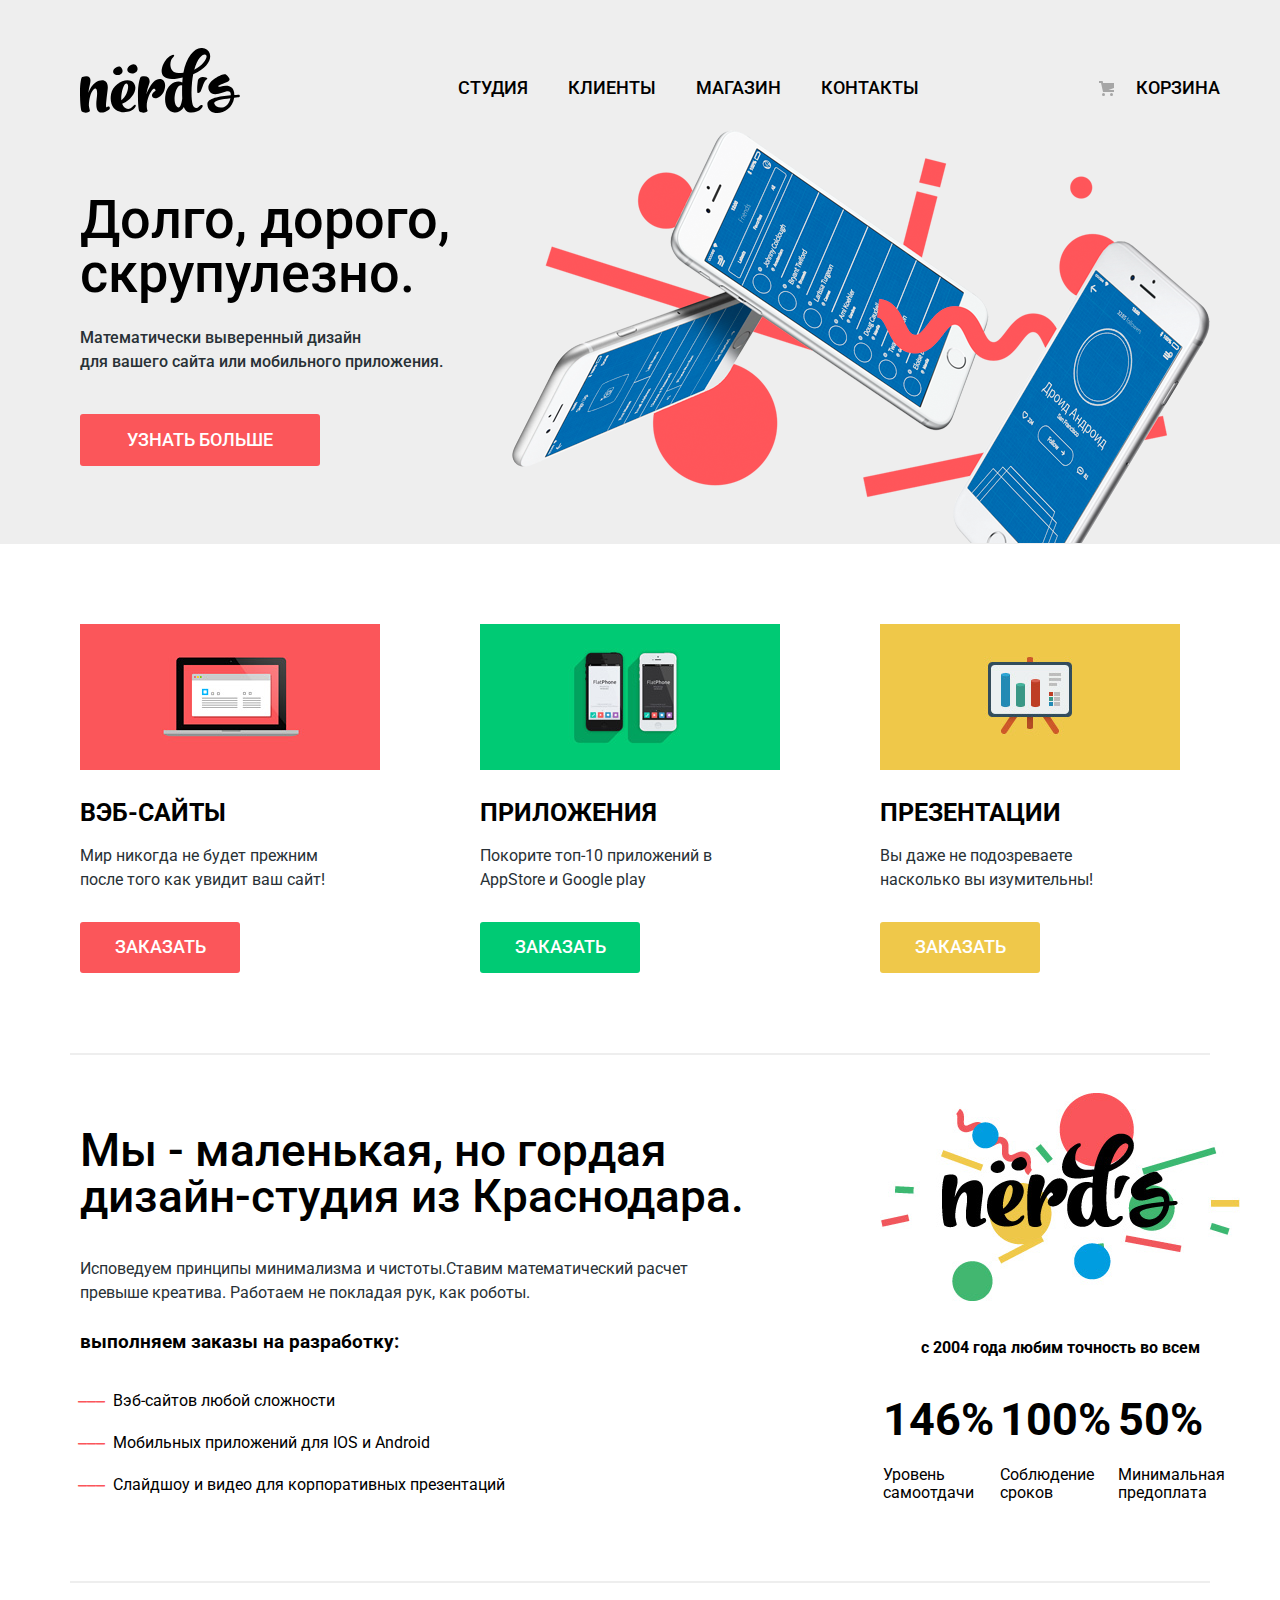
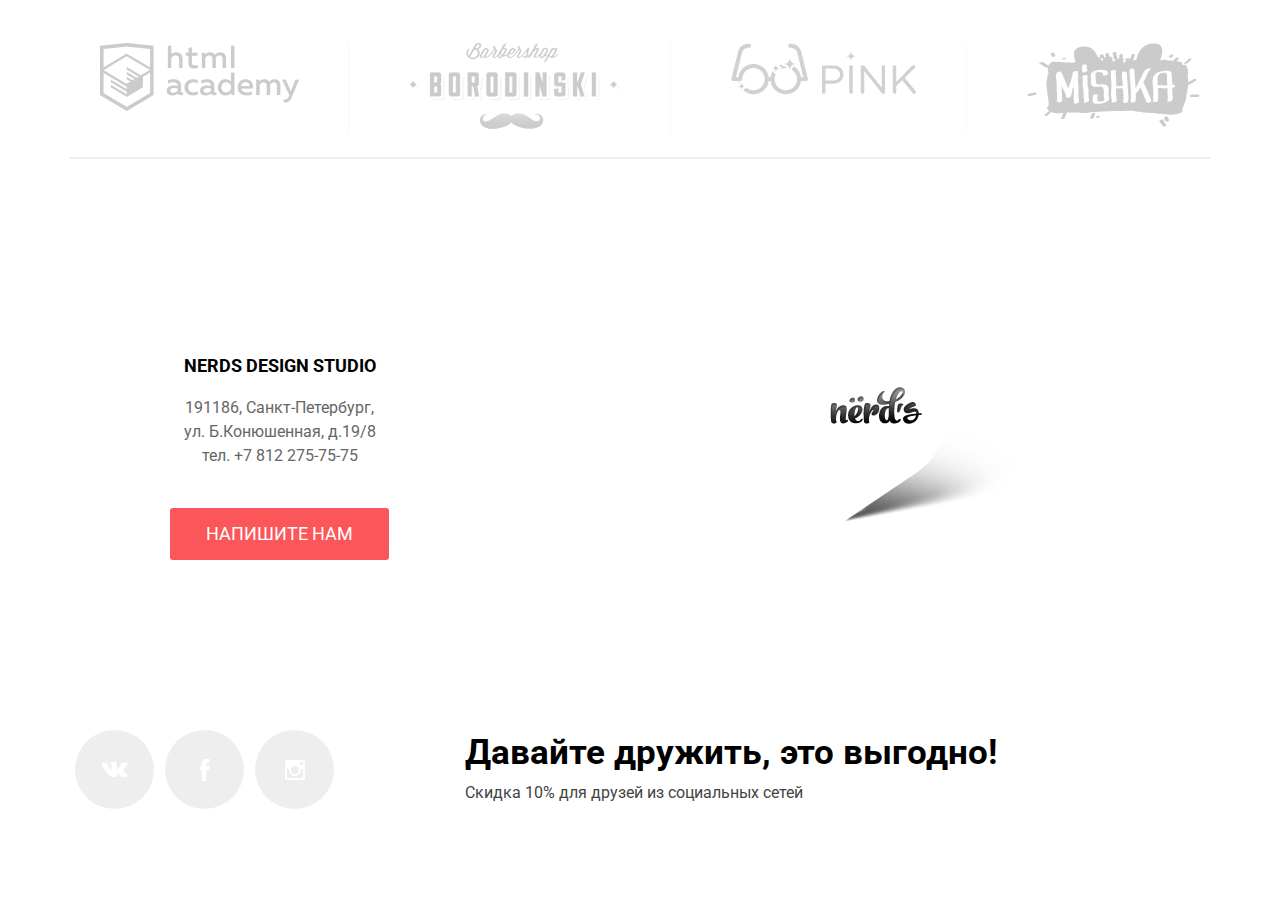
<file: index.html>
<!DOCTYPE html>
<html lang="ru">
  <head>
    <meta charset="utf-8">
    <title>HTML Academy: Нёрдс</title>
	<link href="https://fonts.googleapis.com/css?family=Roboto:400,400i,500,500i,700,700i&amp;subset=cyrillic" rel="stylesheet"> 
	<link rel="stylesheet" href="css/normalize.css">
	<link rel="stylesheet" href="css/style.css">
  </head>
  <body>
	<header class="main-header">
		<nav class="main-navigation">
			<div class="main-navigation-wrapper">
				<a href="https://htmlacademy.ru/intensive/htmlcss" class="main-header-logo">
					<img src="img/nerds-logo.svg" width="160" height="65" alt="Логотип Nerds">
				</a>
				<div class="container container-nav">
					<ul class="site-navigation">
						<li class="item-navigation">
							<a href="studio.html">Студия</a>
						</li>
						<li class="item-navigation">
							<a href="clients.html">Клиенты</a>
						</li>
						<li class="item-navigation">
							<a href="catalog.html">Магазин</a>
						</li>
						<li class="item-navigation">
							<a href="contacts.html">Контакты</a>
						</li>
					</ul>
					<ul class="cart-navigation">
						<li> <a class="enter" href="cart.html">Корзина</a></li>
					</ul>
				</div>
				<section class="slider">
					<div class="container">
						<h2 class="visually-hidden">Преимущества</h2>
						<input class="visually-hidden" type="radio" id="product-1" name="toggle" checked>
						<input class="visually-hidden" type="radio" id="product-2" name="toggle">
						<input class="visually-hidden" type="radio" id="product-3" name="toggle">
						<div class="slider-controls">
							<label class="slider-controls-item slider-controls-item--1" for="product-1">Первый</label>
							<label class="slider-controls-item slider-controls-item--2" for="product-2">Второй</label>
							<label class="slider-controls-item slider-controls-item--3" for="product-3">Третий</label>
						</div>
						<ul class="slider-list">
							<li class="slider-item">
								<h3>Долго, дорого,<br> скрупулезно.</h3>
								<p>Математически выверенный дизайн<br> для вашего сайта или мобильного приложения.</p>
								<a class="slider-item-button button" href="slider1.html">Узнать больше</a>
							</li>
							<li class="slider-item">
								<h3>Любим математику как никто другой</h3>
								<p>Никакого креатива, только математические формулы для расчета идеальных пропорций.</p>
								<a class="slider-item-button button" href="slider2.html">Узнать больше</a>
							</li>
							<li class="slider-item">
								<h3>Только ночь,<br> только хардкор</h3>
								<p>Работать днем, как все? Мы против этого.<br> Ближе к полуночи работа только начинается.</p>
								<a class="slider-item-button button" href="slider3.html">Узнать больше</a>
							</li>
						</ul>  
					</div>
				</section>	
			</div>
		</nav>
	</header>
	<main class="container">
		<section class="menu">
			<ul class="menu-list">
				<li class="menu-item">
					<img src="img/illustration-1.png" width="300" height="146" alt="Вэб-сайты">
					<h3>Вэб-сайты</h3>
					<p>Мир никогда не будет прежним <br> после того как увидит ваш сайт!</p>
					<a class="button1" href="site.html">Заказать</a>
				</li>
				<li class="menu-item">
					<img src="img/illustration-2.png" width="300" height="146" alt="Приложения">
					<h3>Приложения</h3>
					<p>Покорите топ-10 приложений в AppStore и Google play</p>
					<a class="button2" href="pril.html">Заказать</a>
				</li>
				<li class="menu-item">
					<img src="img/illustration-3.png" width="300" height="146" alt="Презентация">
					<h3>Презентации</h3>
					<p>Вы даже не подозреваете <br> насколько вы изумительны!</p>
					<a class="button3" href="present.html">Заказать</a>
				</li>
			</ul>
		</section>
		<section class="presentation">
			<hr>
			<div class="presentation-list">
				<div class="container-presentation">
					<h2 class="present">Мы - маленькая, но гордая <br> дизайн-студия из Краснодара.</h2>
					<p class="present">Исповедуем принципы минимализма и чистоты.Ставим математический расчет <br> превыше креатива. Работаем не покладая рук, как роботы.</p>
					<h3 class="present">выполняем заказы на разработку:</h3>
					<ul class="presentation-order">
						<li class="presentation-item">
							Вэб-сайтов любой сложности
						</li>
						<li class="presentation-item">
							Мобильных приложений для IOS и Android
						</li>
						<li class="presentation-item">
							Слайдшоу и видео для корпоративных презентаций
						</li>
					</ul>
				</div>
				<div class="container-presentation-plus">
					<img class="foto-logotip" src="img/nerds-illustration.png" width="360" height="208" alt="фото логотипа">
					<span class="exactness">с 2004 года любим точность во всем</span>
					<table class="presentation-result">
						<tr>
							<th>146%</th>
							<th>100%</th>
							<th>50%</th>
						</tr>
						<tr>
							<td>Уровень<br> самоотдачи</td>
							<td>Соблюдение<br> сроков</td>
							<td>Минимальная<br> предоплата</td>
						</tr>
					</table>
				</div>
			</div>
		</section>
		<section class="partner">
			<hr class="gorizont">
			<div class="container-presentation-partner">
				<a class="partner-list pl1" href="https://htmlacademy.ru/">
					<img src="img/logo-1-png-copy.png" width="199" height="68" alt="HTML ACADEMY">
				</a>
				<a class="partner-list pl2" href="barbershop.html">
					<img src="img/logo-2-png-copy.png" width="209" height="90" alt="BARADINSKI">
				</a>	
				<a class="partner-list pl3" href="pink.html">
					<img src="img/logo-3-png-copy.png" width="185" height="52" alt="PINK">
				</a>
				<a class="partner-list pl4" href="mishka.html">
					<img src="img/logo-4-png-copy.png" width="173" height="84" alt="MISHKA">
				</a>
			</div>
			<hr class="gorizont">
		</section>
	</main>
	<footer class="main-footer">
		<div class="footer-container">
				<a class="footer-map" href="img/map.png" aria-label="карта"></a>
				<iframe src="https://www.google.com/maps/embed?pb=!1m10!1m8!1m3!1d3997.1946145214492!2d30.319979000000004!3d59.93882399999999!3m2!1i1024!2i768!4f13.1!5e0!3m2!1sru!2sru!4v1547432290331" width="1350" height="416" allowfullscreen></iframe>
				<a class="footer-point" href="">
					<img src="img/map-marker-png.png" width="231" height="190" alt="nerd's">
				</a>
			<div class="footer-contacts">
				<h3>Nerds design studio</h3>
				<p>191186, Санкт-Петербург,<br>
					ул. Б.Конюшенная, д.19/8
				</p>
				<p>тел. +7 812 275-75-75</p>
				<div><a class="button button-write" href="js/myscript.js">Напишите нам</a></div>
			</div>
		</div>
		<div class="wrapper-world">
			<div class="footer-social">
				<ul>
					<li><a class="social-button" href="contact.html"><span class="visually-hidden">Вконтакте</span>
						<svg xmlns="http://www.w3.org/2000/svg" width="27" height="15" viewBox="0 0 26.14 14.91">
							<path d="M26 13.47l-.09-.17a13.55 13.55 0 0 0-2.6-3q-.87-.83-1.1-1.12A1 1 0 0 1 22 8a10.27 10.27 0 0 1 1.22-1.78l.88-1.16q2.35-3.13 2-4L26 .94a.8.8 0 0 0-.4-.22 2.14 2.14 0 0 0-.87 0h-3.92a.51.51 0 0 0-.27 0h-.3a.6.6 0 0 0-.15.14.93.93 0 0 0-.14.24 22.22 22.22 0 0 1-1.46 3.06q-.5.84-.93 1.46a7 7 0 0 1-.71.91 4.94 4.94 0 0 1-.52.47q-.23.18-.35.15l-.23-.05a.9.9 0 0 1-.31-.33 1.49 1.49 0 0 1-.16-.53v-.55-.65-.57-1.12-1-.75a3.14 3.14 0 0 0 0-.62 2.12 2.12 0 0 0-.14-.44.73.73 0 0 0-.28-.33 1.57 1.57 0 0 0-.46-.18A9 9 0 0 0 12.57 0a8.93 8.93 0 0 0-3.25.33 1.83 1.83 0 0 0-.52.41q-.25.3-.07.33a1.67 1.67 0 0 1 1.16.59l.08.16a2.6 2.6 0 0 1 .19.63 6.32 6.32 0 0 1 .12 1 10.59 10.59 0 0 1 0 1.7q-.07.71-.13 1.1a2.21 2.21 0 0 1-.18.64 2.69 2.69 0 0 1-.16.3l-.07.07a1 1 0 0 1-.37.07.86.86 0 0 1-.46-.19 3.27 3.27 0 0 1-.56-.52 7 7 0 0 1-.66-.93q-.37-.6-.76-1.42l-.22-.39q-.2-.38-.56-1.11t-.62-1.43A.9.9 0 0 0 5.2.9h-.07a.93.93 0 0 0-.22-.16A1.44 1.44 0 0 0 4.6.65L.87.68A1 1 0 0 0 .1.94L0 1a.44.44 0 0 0 0 .22 1.08 1.08 0 0 0 .08.37Q.9 3.53 1.86 5.31t1.66 2.87Q4.23 9.27 5 10.24t1 1.24l.37.41.34.33a8.06 8.06 0 0 0 1 .78 16.34 16.34 0 0 0 1.4.9 7.6 7.6 0 0 0 1.79.72 6.19 6.19 0 0 0 2 .22h1.57a1.08 1.08 0 0 0 .72-.3l.05-.07a.9.9 0 0 0 .1-.25 1.38 1.38 0 0 0 0-.37 4.48 4.48 0 0 1 .09-1.05 2.77 2.77 0 0 1 .23-.71 1.74 1.74 0 0 1 .29-.4 1.19 1.19 0 0 1 .23-.2h.11a.86.86 0 0 1 .77.21 4.52 4.52 0 0 1 .83.79q.39.47.93 1.05a6.41 6.41 0 0 0 1 .87l.27.16a3.31 3.31 0 0 0 .71.3 1.53 1.53 0 0 0 .76.07l3.48-.05a1.58 1.58 0 0 0 .8-.17.68.68 0 0 0 .34-.37 1.06 1.06 0 0 0 0-.46 1.71 1.71 0 0 0-.1-.36z" fill="#fff">
							</path>
						</svg>
					</a></li>
					<li><a class="social-button" href="facebook.html"><span class="visually-hidden">Фейсбук</span>
						<svg xmlns="http://www.w3.org/2000/svg" width="19" height="22" viewBox="0 0 10.15 21.74">
							<path d="M3.34 1.12A4.77 4.77 0 0 1 6.53 0h3.61v3.81H7.81a1.07 1.07 0 0 0-1.09.83v2.55h3.42c-.08 1.23-.24 2.45-.41 3.67h-3v10.87H2.21V10.86H0V7.21h2.19V3.66a3.83 3.83 0 0 1 1.15-2.54z" fill="#fff">
							</path>
						</svg>	
					</a></li>
					<li><a class="social-button" href="instagram.html"><span class="visually-hidden">Инстаграм</span>
						<svg xmlns="http://www.w3.org/2000/svg" width="20" height="20" viewBox="0 0 20 20">
							<path d="M18 0H2a2 2 0 0 0-2 2v16a2 2 0 0 0 2 2h16a2 2 0 0 0 2-2V2a2 2 0 0 0-2-2zm-8 6a4 4 0 1 1-4 4 4 4 0 0 1 4-4zM2.5 18a.47.47 0 0 1-.5-.5V9h2.1a3.4 3.4 0 0 0-.1 1 6 6 0 1 0 12 0 3.4 3.4 0 0 0-.1-1H18v8.5a.47.47 0 0 1-.5.5zM18 4.5a.47.47 0 0 1-.5.5h-2a.47.47 0 0 1-.5-.5v-2a.47.47 0 0 1 .5-.5h2a.47.47 0 0 1 .5.5z" fill="#fff">
							</path>
						</svg>
					</a></li>
				</ul>	
			</div>
			<div class="friendship-item">
				<p class="friendship">Давайте дружить, это выгодно!</p>
				<span class="friends">Скидка 10% для друзей из социальных сетей</span>
			</div>
		</div>
	</footer>
		<section class="modal modal-write">
			<h2>Напишите нам</h2>
			<form class="feedback" method="post" action="https://echo.htmlacademy.ru">
				<div class="enter-info">
					<div class="enter-info-e-name">
						<div class="enter-item">
							<label for="feedback-name">Ваше имя:</label><br>
							<input id="feedback-name" type="text"
							name="name" placeholder="Имя Фамилия">
						</div>
						<div class="enter-item enter-item-mail">
							<label for="feedback-mail">Ваш e-mail:</label><br>
							<input id="feedback-mail" type="text"
							name="mail" placeholder="email@example.com">
						</div>
					</div>
					<div class="enter-item">
						<label for="feedback-text">Текст письма:</label><br>
						<input id="feedback-text" type="text"
						name="text" placeholder="В свободной форме">
					</div>
				</div>
				<button class="feedback-item" type="submit">Отправить</button>
			</form>
			<button class="modal-close" type="button"><img class="close" src="img/close-cross.svg" width="21" height="21" alt="Закрыть"></button>
		</section>
<script src="js/myscript.js"></script>
 </body>
</html>
</file>
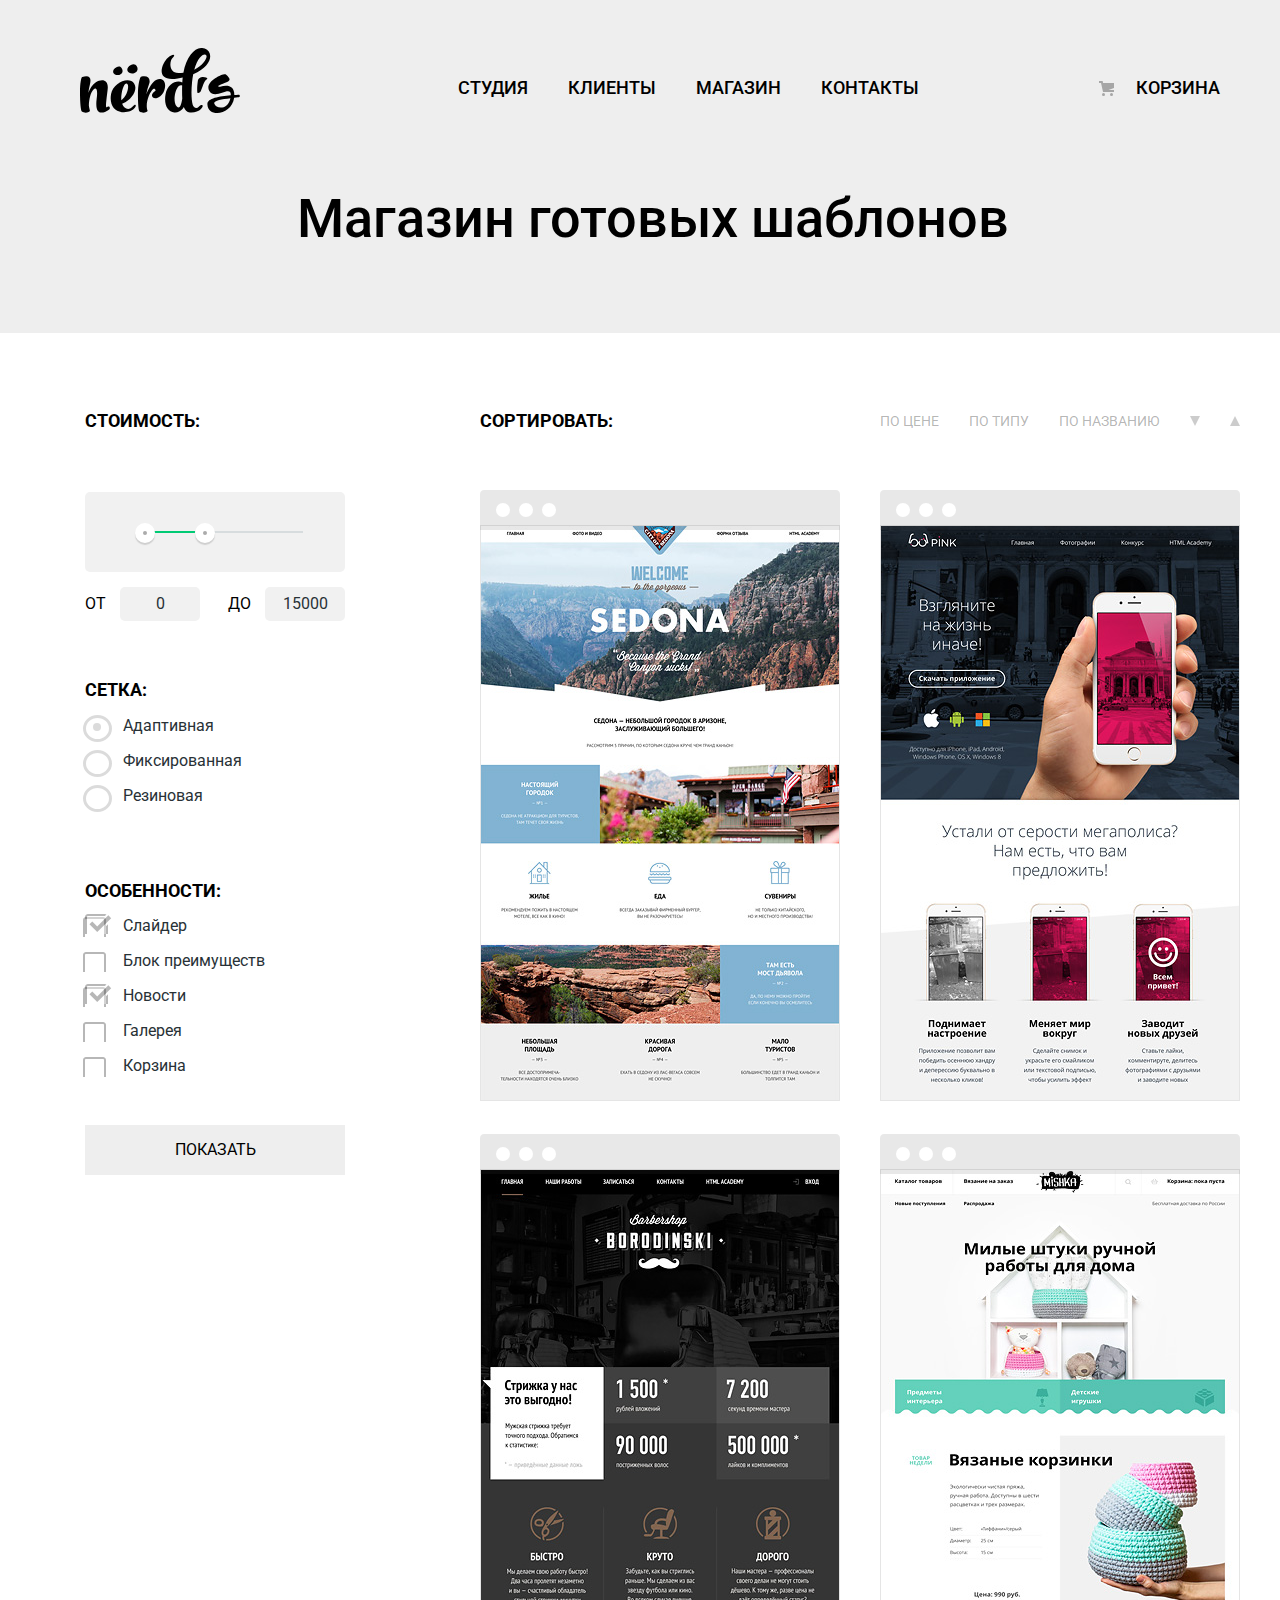
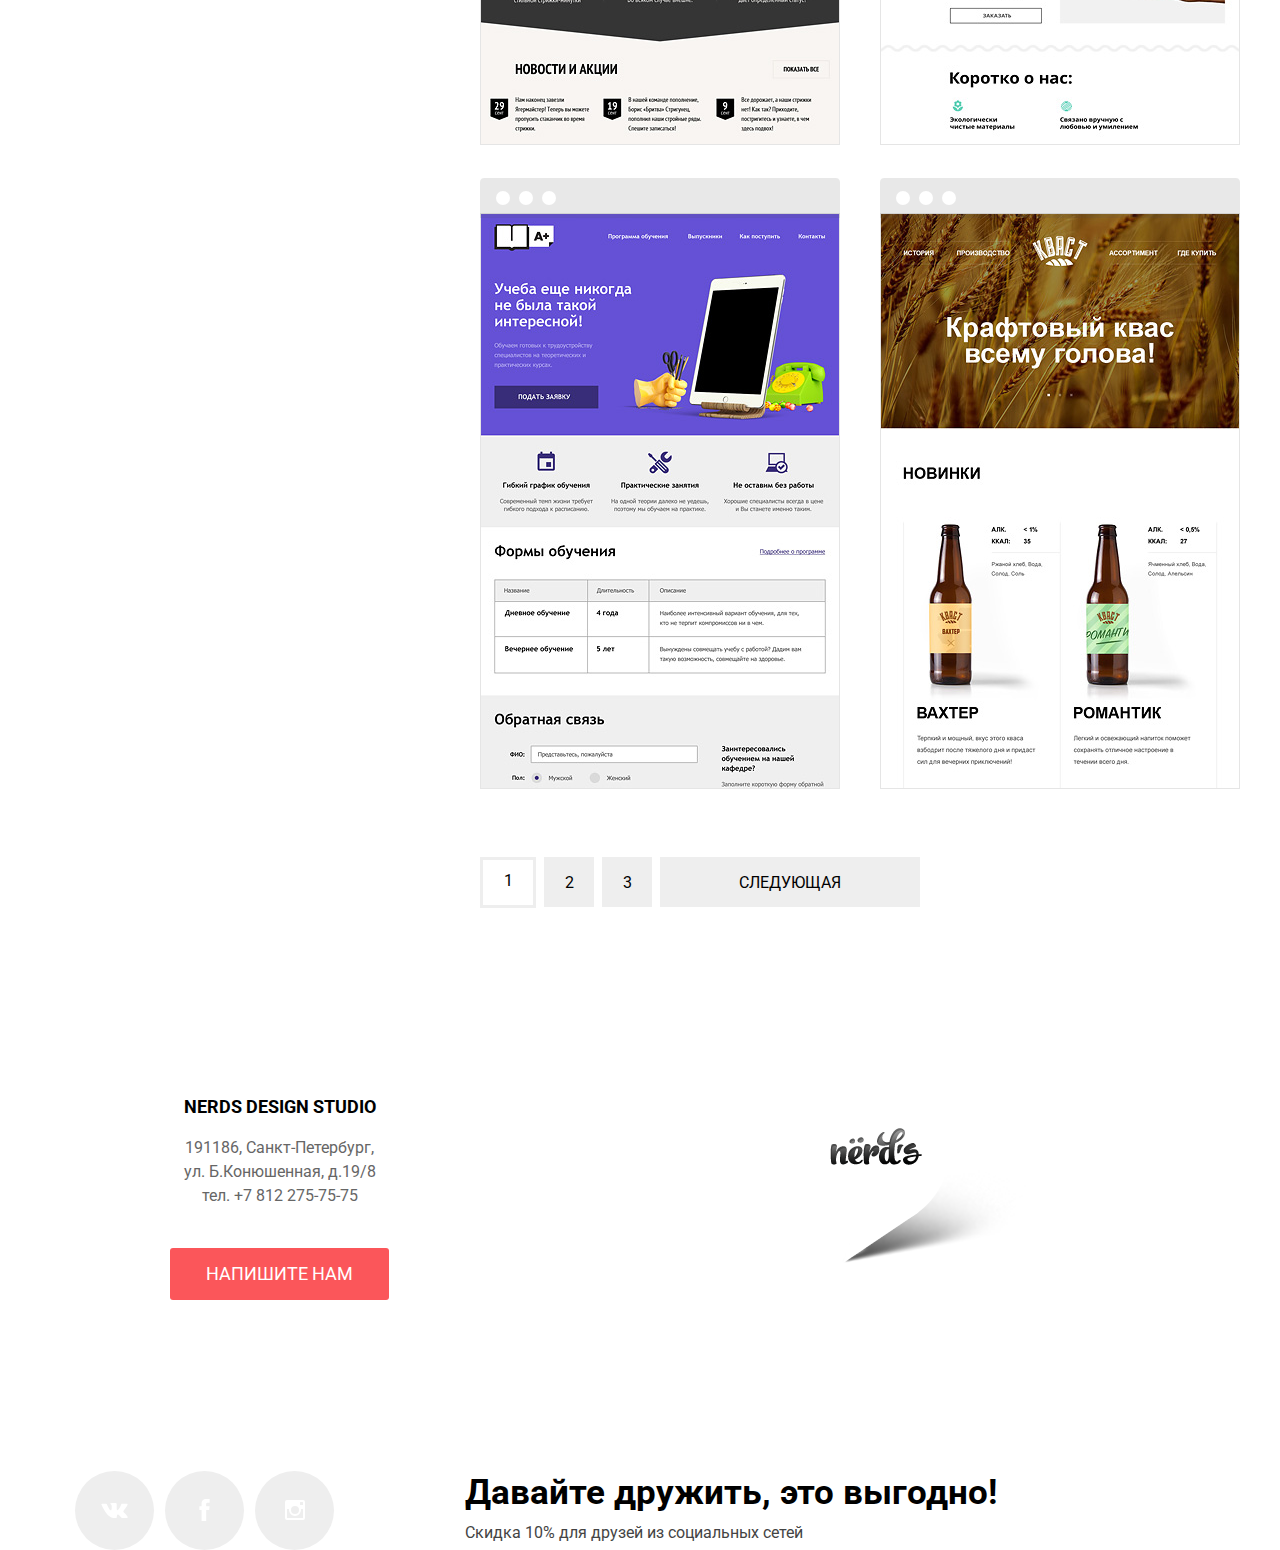
<file: catalog.html>
<!DOCTYPE html>
<html lang="ru">
  <head>
    <meta charset="utf-8">
    <title>HTML Academy: Нёрдс</title>
	<link href="https://fonts.googleapis.com/css?family=Roboto:400,400i,500,500i,700,700i&amp;subset=cyrillic" rel="stylesheet">
	<link rel="stylesheet" href="css/normalize.css">
	<link rel="stylesheet" href="css/style.css">
  </head>
  <body class="inner-page">
	<header class="main-header">
		<nav class="main-navigation">
			<div class="main-navigation-wrapper">
				<a href="index.html" class="main-header-logo">
					<img src="img/nerds-logo.svg" width="160" height="65" alt="Логотип Nerds">
				</a>
				<div class="container container-nav">
					<ul class="site-navigation">
						<li class="item-navigation">
							<a href="studio.html">Студия</a>
						</li>
						<li class="item-navigation">
							<a href="clients.html">Клиенты</a>
						</li>
						<li class="item-navigation">
							<a href="catalog.html">Магазин</a>
						</li>
						<li class="item-navigation">
							<a href="contacts.html">Контакты</a>
						</li>
					</ul>
					<ul class="cart-navigation">
						<li> <a class="enter" href="cart.html">Корзина</a></li>
					</ul>
				</div>
				<h1>Магазин готовых шаблонов</h1>
			</div>
		</nav>
	</header>
		<main class="container-inner">
			<div class="catalog-colums">
				<section class="sorting-filter">
					<h3 class="visually-hidden">Фильтр товаров</h3>
					<form class="filter" method="get" action="https://echo.htmlacademy.ru">
						<fieldset class="filter-item">
							<legend>Стоимость:</legend>
							<div class="range-filter">
								<div class="range-controls">
									<div class="scale">
										<div class="bar"></div>
									</div>
									<div class="toggle toggle-min"></div>
									<div class="toggle toggle-max"></div>
								</div>
								<div class="price-controls">
									<label class="min-price">от <input name="min-price" type="text" value="0"></label>
									<label class="max-price">до <input name="max-price" type="text" value="15000"></label>
								</div>
							</div>
						</fieldset>
						<fieldset>
							<legend>Сетка:</legend>
								<ul class="filter-netting">
									<li class="netting-item">
										<input class="visually-hidden filter-input filter-input-radio" type="radio" name="netting" value="adaptive" id="filter-adaptive" checked>
										<label for="filter-adaptive">Адаптивная
										</label>
									</li>
									<li class="netting-item">
										<input class="visually-hidden filter-input filter-input-radio" type="radio" name="netting" value="fixed" id="filter-fixed">
										<label for="filter-fixed">Фиксированная
										</label>		
									</li>
									<li class="netting-item">
										<input class="visually-hidden filter-input filter-input-radio" type="radio" name="netting" value="rubber" id="filter-rubber">
										<label for="filter-rubber">Резиновая
										</label>
									</li>
								</ul>
						</fieldset>
						<fieldset>
							<legend>Особенности:</legend>
								<ul class="filter-pecificity">
									<li class="pecificity-item">
										<input class="visually-hidden filter-input filter-input-checkbox" type="checkbox" name="slyder" id="filter-slyder" checked>
										<label for="filter-slyder">Cлайдер
										</label>
									</li>
									<li class="pecificity-item">
										<input class="visually-hidden filter-input filter-input-checkbox" type="checkbox" name="advantage" id="filter-advantage">
										<label for="filter-advantage">Блок преимуществ
										</label>
									</li>
									<li class="pecificity-item">
										<input class="visually-hidden filter-input filter-input-checkbox" type="checkbox" name="news" id="filter-news" checked>
										<label for="filter-news">Новости
										</label>
									</li>
									<li class="pecificity-item">
										<input class="visually-hidden filter-input filter-input-checkbox" type="checkbox" name="gallery" id="filter-gallery">
										<label for="filter-gallery">Галерея
										</label>
									</li>
									<li class="pecificity-item">
										<input class="visually-hidden filter-input filter-input-checkbox" type="checkbox" name="cart" id="filter-cart">
										<label for="filter-cart">Корзина
										</label>
									</li>
								</ul>
						</fieldset>
							<button type="submit" class="filter-total">Показать</button>
					</form>
				</section>
				<div class="helper">
					<div class="helper1">
						<div class="sorting-name"><h3>Сортировать:</h3></div>
						<div class="sorting">
							<ul class="sorting-item">
								<li>
									<a class="sort-element" href="price.html">По цене</a>
								</li>
								<li>
									<a class="sort-element" href="type.html">По типу</a>
								</li>
								<li>
									<a class="sort-element" href="name.html">По названию</a>
								</li>
								<li>
									<a class="sort-element button-sort button-sort-down" href="sort.html">Вниз</a>
								</li>
								<li>
									<a class="sort-element button-sort button-sort-up" href="sort.html">Вверх</a>
								</li>
							</ul>
						</div>
					</div>
					<section class="catalog">
						<ul class="catalog-list">
							<li class="catalog-item catalog-item-sedona">
								<a href="sedona.html"><img src="img/img-sedona-jpg.png" width="360" height="576" alt="Sedona"></a>
								<div class="catalog-item-block">
									<p class="catalog-item-name">SEDONA</p>
									<p class="catalog-item-description">Информационный сайт <br> для туристов</p>
									<a class="button-price" href="sedona.html">9 900 руб.</a>
								</div>
							</li>
							<li class="catalog-item catalog-item-pink">
								<a href="pink.html"><img src="img/img-pink-jpg.png" width="360" height="576" alt="Pink"></a>
								<div class="catalog-item-block">
									<p class="catalog-item-name">PINK UPP</p>
									<p class="catalog-item-description">Продуктовый лендинг<br>приложения для IOS и Android</p>
									<a class="button-price" href="pink.html">9 900 руб.</a>
								</div>		
							</li>
							<li class="catalog-item catalog-item-barbershop">
								<a href="barbershop.html"><img src="img/img-barbershop-jpg.png" width="360" height="576" alt="Barbaershop"></a>
								<div class="catalog-item-block">
									<p class="catalog-item-name">BARBERSHOP</p>
									<p class="catalog-item-description">Сайт салона красоты.<br>Для мужчин, да.</p>
									<a class="button-price" href="barbershop.html">9 900 руб.</a>
								</div>
							</li>
							<li class="catalog-item catalog-item-mishka">	
								<a href="mishka.html"><img src="img/img-mishka-jpg.png" width="360" height="576" alt="Mishka"></a>
								<div class="catalog-item-block">
									<p class="catalog-item-name">MISHKA</p>
									<p class="catalog-item-description">Интернет-магазин<br>вязаных игрушек</p>
									<a class="button-price" href="mishka.html">9 900 руб.</a>
								</div>
							</li>	
							<li class="catalog-item catalog-item-aplus">	
								<a href="aplus.html"><img src="img/img-aplus-jpg.png" width="360" height="576" alt="Aplus"></a>
								<div class="catalog-item-block">
									<p class="catalog-item-name">A PLUS</p>
									<p class="catalog-item-description">Лендинг курсов повышения<br>квалификации</p>
									<a class="button-price" href="aplus.html">9 900 руб.</a>
								</div>
							</li>
							<li class="catalog-item catalog-item-kvast">	
								<a href="kvast.html"><img src="img/img-kvast-jpg.png" width="360" height="576" alt="Kvast"></a>
								<div class="catalog-item-block">
									<p class="catalog-item-name">КВАСТ</p>
									<p class="catalog-item-description">Промо-сайт производителя<br>кравтового кваса</p>
									<a class="button-price" href="kvast.html">9 900 руб.</a>
								</div>
							</li>
						</ul>
					</section>
				</div>
			</div>
			<ul class="pagination-list">
				<li class="pagination-item pagination-item-current"><a href="catalog.html">1</a></li>
				<li class="pagination-item"><a aria-label="переход на следующую страницу" href="list2.html">2</a></li>
				<li class="pagination-item"><a aria-label="переход на следующую страницу" href="list3.html">3</a></li>
				<li class="pagination-last-item"><a aria-label="переход на следующую страницу" href="list4.html">Следующая</a></li>
			</ul>
		</main>
		<footer class="main-footer">
		<div class="footer-container">
				<a class="footer-map" href="img/map.png" aria-label="карта"></a>
				<iframe src="https://www.google.com/maps/embed?pb=!1m10!1m8!1m3!1d3997.1946145214492!2d30.319979000000004!3d59.93882399999999!3m2!1i1024!2i768!4f13.1!5e0!3m2!1sru!2sru!4v1547432290331" width="1350" height="416" allowfullscreen></iframe>
				<a class="footer-point" href="#">
					<img src="img/map-marker-png.png" width="231" height="190" alt="nerd's">
				</a>
			<div class="footer-contacts">
				<h3>Nerds design studio</h3>
				<p>191186, Санкт-Петербург,<br>
					ул. Б.Конюшенная, д.19/8
				</p>
				<p>тел. +7 812 275-75-75</p>
				<div><a class="button button-write" href="js/myscript.js">Напишите нам</a></div>
			</div>
		</div>
		<div class="wrapper-world">
			<div class="footer-social">
				<ul>
					<li><a class="social-button" href="contact.html"><span class="visually-hidden">Вконтакте</span>
						<svg xmlns="http://www.w3.org/2000/svg" width="27" height="15" viewBox="0 0 26.14 14.91">
							<path d="M26 13.47l-.09-.17a13.55 13.55 0 0 0-2.6-3q-.87-.83-1.1-1.12A1 1 0 0 1 22 8a10.27 10.27 0 0 1 1.22-1.78l.88-1.16q2.35-3.13 2-4L26 .94a.8.8 0 0 0-.4-.22 2.14 2.14 0 0 0-.87 0h-3.92a.51.51 0 0 0-.27 0h-.3a.6.6 0 0 0-.15.14.93.93 0 0 0-.14.24 22.22 22.22 0 0 1-1.46 3.06q-.5.84-.93 1.46a7 7 0 0 1-.71.91 4.94 4.94 0 0 1-.52.47q-.23.18-.35.15l-.23-.05a.9.9 0 0 1-.31-.33 1.49 1.49 0 0 1-.16-.53v-.55-.65-.57-1.12-1-.75a3.14 3.14 0 0 0 0-.62 2.12 2.12 0 0 0-.14-.44.73.73 0 0 0-.28-.33 1.57 1.57 0 0 0-.46-.18A9 9 0 0 0 12.57 0a8.93 8.93 0 0 0-3.25.33 1.83 1.83 0 0 0-.52.41q-.25.3-.07.33a1.67 1.67 0 0 1 1.16.59l.08.16a2.6 2.6 0 0 1 .19.63 6.32 6.32 0 0 1 .12 1 10.59 10.59 0 0 1 0 1.7q-.07.71-.13 1.1a2.21 2.21 0 0 1-.18.64 2.69 2.69 0 0 1-.16.3l-.07.07a1 1 0 0 1-.37.07.86.86 0 0 1-.46-.19 3.27 3.27 0 0 1-.56-.52 7 7 0 0 1-.66-.93q-.37-.6-.76-1.42l-.22-.39q-.2-.38-.56-1.11t-.62-1.43A.9.9 0 0 0 5.2.9h-.07a.93.93 0 0 0-.22-.16A1.44 1.44 0 0 0 4.6.65L.87.68A1 1 0 0 0 .1.94L0 1a.44.44 0 0 0 0 .22 1.08 1.08 0 0 0 .08.37Q.9 3.53 1.86 5.31t1.66 2.87Q4.23 9.27 5 10.24t1 1.24l.37.41.34.33a8.06 8.06 0 0 0 1 .78 16.34 16.34 0 0 0 1.4.9 7.6 7.6 0 0 0 1.79.72 6.19 6.19 0 0 0 2 .22h1.57a1.08 1.08 0 0 0 .72-.3l.05-.07a.9.9 0 0 0 .1-.25 1.38 1.38 0 0 0 0-.37 4.48 4.48 0 0 1 .09-1.05 2.77 2.77 0 0 1 .23-.71 1.74 1.74 0 0 1 .29-.4 1.19 1.19 0 0 1 .23-.2h.11a.86.86 0 0 1 .77.21 4.52 4.52 0 0 1 .83.79q.39.47.93 1.05a6.41 6.41 0 0 0 1 .87l.27.16a3.31 3.31 0 0 0 .71.3 1.53 1.53 0 0 0 .76.07l3.48-.05a1.58 1.58 0 0 0 .8-.17.68.68 0 0 0 .34-.37 1.06 1.06 0 0 0 0-.46 1.71 1.71 0 0 0-.1-.36z" fill="#fff">
							</path>
						</svg>
					</a></li>
					<li><a class="social-button" href="facebook.html"><span class="visually-hidden">Фейсбук</span>
						<svg xmlns="http://www.w3.org/2000/svg" width="19" height="22" viewBox="0 0 10.15 21.74">
							<path d="M3.34 1.12A4.77 4.77 0 0 1 6.53 0h3.61v3.81H7.81a1.07 1.07 0 0 0-1.09.83v2.55h3.42c-.08 1.23-.24 2.45-.41 3.67h-3v10.87H2.21V10.86H0V7.21h2.19V3.66a3.83 3.83 0 0 1 1.15-2.54z" fill="#fff">
							</path>
						</svg>	
					</a></li>
					<li><a class="social-button" href="instagram.html"><span class="visually-hidden">Инстаграм</span>
						<svg xmlns="http://www.w3.org/2000/svg" width="20" height="20" viewBox="0 0 20 20">
							<path d="M18 0H2a2 2 0 0 0-2 2v16a2 2 0 0 0 2 2h16a2 2 0 0 0 2-2V2a2 2 0 0 0-2-2zm-8 6a4 4 0 1 1-4 4 4 4 0 0 1 4-4zM2.5 18a.47.47 0 0 1-.5-.5V9h2.1a3.4 3.4 0 0 0-.1 1 6 6 0 1 0 12 0 3.4 3.4 0 0 0-.1-1H18v8.5a.47.47 0 0 1-.5.5zM18 4.5a.47.47 0 0 1-.5.5h-2a.47.47 0 0 1-.5-.5v-2a.47.47 0 0 1 .5-.5h2a.47.47 0 0 1 .5.5z" fill="#fff">
							</path>
						</svg>
					</a></li>
				</ul>	
			</div>
			<div class="friendship-item">
				<p class="friendship">Давайте дружить, это выгодно!</p>
				<span class="friends">Скидка 10% для друзей из социальных сетей</span>
			</div>
		</div>
	</footer>
		<section class="modal modal-write">
			<h2>Напишите нам</h2>
			<form class="feedback" method="post" action="https://echo.htmlacademy.ru">
				<div class="enter-info">
					<div class="enter-info-e-name">
						<div class="enter-item">
							<label for="feedback-name">Ваше имя:</label><br>
							<input id="feedback-name" type="text"
							name="name" placeholder="Имя Фамилия">
						</div>
						<div class="enter-item enter-item-mail">
							<label for="feedback-mail">Ваш e-mail:</label><br>
							<input id="feedback-mail" type="text"
							name="mail" placeholder="email@example.com">
						</div>
					</div>
					<div class="enter-item">
						<label for="feedback-text">Текст письма:</label><br>
						<input id="feedback-text" type="text"
						name="text" placeholder="В свободной форме">
					</div>
				</div>
				<button class="feedback-item" type="submit">Отправить</button>
			</form>
			<button class="modal-close" type="button"><img class="close" src="img/close-cross.svg" width="21" height="21" alt="Закрыть"></button>
		</section>
<script src="js/myscript.js"></script>
 </body>
</html>
</file>
<file: css/style.css>
html,
body {
    min-width: 1200px;
	min-height: 2500px;	}

body	{
	margin: 0;
	padding: 0;
	font-family: Roboto, Arial, sans-serif;
	font-size: 16px;
	line-height: 24px;
	font-weight: 400;
	color: #000000;
	background-color: #ffffff;
	text-transform: uppercase;
	align-items: center; }
	
a	{
	text-decoration: none; }
	
img {
	max-width: 100%;
	height: auto; }
	
iframe {
	frameborder: 0;
	border:0;
	margin: 0;
	padding: 0; }
	
.visually-hidden:not(:focus):not(:active),
input[type="checkbox"].visually-hidden,
input[type="radio"].visually-hidden {
	position: absolute;
	width: 1px;
	height: 1px;
	margin: -1px;
	border: 0;
	padding: 0;
	white-space: nowrap;
	clip-path: inset(100%);
	clip: rect(0 0 0 0);
	overflow: hidden; }
	
.main-header {
	margin-bottom: 0px;
	background-color: #eeeeee; }
		
.main-navigation {
    font-size: 17.5px;
	font-weight: 500;
	line-height: 31.5px;
	color: #000000;
	display: flex;
	margin: auto;
	padding: 0;
	padding-top: 48px;
	justify-content: space-between;
	align-items: center;
	background-color: #eeeeee;
	width: 100%; }
	
.main-navigation-wrapper{
	display: flex;
	width: 1200px;
	padding: 0;
	align-items: center;
	margin: auto;
	justify-content: center;
	flex-direction: row;
	flex-wrap: wrap;
	background-color: #eeeeee;}
	
.container {
	width: 1200px;
	margin: auto;
	padding: 0;
	display: flex;
	flex-direction: column;
	justify-content: space-between; }
		
.container-nav {
	margin: 0;
	padding: 0;
	width: 950px;
	display: flex;
	justify-content: flex-around;
	flex-direction: row;
	flex-wrap: wrap;
	background-color: #eeeeee; }
	
.main-header-logo  {
	margin: auto;
	padding: 0;
	padding-left: 20px;
	width: 190px;
	height: 82px;
	vertical-align: middle;
	align-items: center;
	background-color: #eeeeee; }
	
.main-header-logo :hover {
	opacity: 0.8; }	
	
.main-header-logo :focus {
	opacity: 0.3; }		
	
.site-navigation a,
.cart-navigation a {
	color: #000000;
	display: block;
	padding: 25px 20px;
    vertical-align: middle; }
		
.site-navigation a:hover,
.cart-navigation a:hover {
	color: #fb565a; }
		
.site-navigation a:focus,
.cart-navigation a:focus {
	color: rgba(0, 0, 0, 0.3); }

.site-navigation a:active,
.cart-navigation a:active {
	text-decoration: underline;
	color: #fb565a; }
	
.site-navigation {
	width: 500px;
	margin: auto;
	padding: 0;
	padding-right: 0px;
	padding-left: 0px;
	list-style: none;
	display: flex;
	justify-content: space-between;
	background-color: #eeeeee; }
		
.cart-navigation {
	max-width: 160px;
	margin: 0;
	margin-left: 0;
	padding: 0;
	list-style: none;
	display: flex;
	background-color: #eeeeee;}

.cart-navigation .enter {
	position: relative;
	padding-left: 50px; }
	
.enter::before {
	content: "";
	position: absolute;
	top: 33px;
	left: 13px;
	width: 16px;
	height: 18px;
	color: #a6a6a6;
	background: #eeeeee;
    background-image: url("../img/cart-icon.svg");
    background-repeat: no-repeat;
    background-position: 0 0; }
		
/*слайдер*/
.visually-hidden {
	position: absolute;
	width: 1px;
	height: 1px;
	clip: rect(0, 0, 0, 0);}

.slider {
	margin: 0;
	padding: 0;
	position: relative;
	background-color: #eeeeee;
	width: 100%; }

.slider-controls {
	position: absolute;
	left: 50%;
	bottom: 104px;
	z-index: 100;
	width: 160px;
	height: 18px;
	text-align: center;
	font-size: 0;
	transform: translateX(-50%); }

.slider-controls i {
	position: relative;
	display: inline-block;
	vertical-align: middle;
	width: 18px;
	height: 18px;
	padding: 8px;
	border-radius: 50%;
	cursor: pointer; }

.slider-controls i::after {
	content: "";
	position: absolute;
	top: 8px;
	left: 8px;
	z-index: 1;
	width: 18px;
	height: 18px;
	background: #ffffff;
	border-radius: 50%; }

.slider-controls .active::before {
	content: "";
	position: absolute;
	left: 50%;
	top: 50%;
	z-index: 2;
	width: 4px;
	height: 4px;
	margin: -4px;
	background-color: inherit;
	border: 2px solid #c1c1c1;
	border-radius: 50%; }

.slider-list {
	margin: 0;
	padding-left: 40px;
	padding-right: 30px;
	list-style: none; }

.slider-item {
	width: 100%;
	display: none;
	margin: 0;
	margin-right: 0px;
	padding: 63px 0px 78px 0px; }

.slider-item:nth-child(1) {
	display: block; }

.slider-item:nth-child(1) {
	background-color: #eeeeee;
	background-image: url("../img/slide1.png");
	background-repeat: no-repeat;
	background-position: 100% 0px; }

.slider-item:nth-child(2) {
	background-color: #eeeeee;
	background-image: url("../img/slide2.png");
	background-repeat: no-repeat;
	background-position: 100% 0; }

.slider-item:nth-child(3) {
	background-color: #eeeeee;
	background-image: url("../img/slide3.png");
	background-repeat: no-repeat;
	background-position: 100% 20px; }

.slider-item h3 {
	margin: 0;
	margin-bottom: 25px;
  	font-size: 54px;
	line-height: 54px;
	font-weight: 500;
	text-transform: none; }

.slider-item p {
	padding: 0;
	margin: 0;
	margin-bottom: 40px;
	font-size: 16px;
	line-height: 1.5;
	text-transform: none; 
	color: #283136}

.button {
	display: block;
	width: 240px;
	padding: 17px 0;
	font-size: 17.5px;
	line-height: 18px;
	color: #ffffff;
	text-transform: uppercase;
	text-align: center;
	text-decoration: none;
	background-color: #fb565a;
	border-radius: 3px;
	border: none; }

.button:hover,
.button:focus {
	background-color: #e74246; }

.button:active {
	background-color: #d7373b;
	color: rgba(255, 255, 255, 0.3);
	box-shadow: 0 3px rgba(0, 0, 0, 0.1) inset; }
/* конец слайдера */	
/* main */
.menu {
	margin: 0;
	padding-left: 0px;
	padding-top: 80px;
	padding-right: 0px; }

.menu-list {
	margin: 0;
	padding-left: 40px;
	padding-right: 60px;
	display: flex;
	justify-content: space-between;
	margin-bottom: 72px;
	list-style: none; }
		
.menu-item {
	margin: 0;
	padding: 0;
	width: 300px;
	text-align: left; }
		
.menu-item h3 {
	font-size: 24.5px;
	font-weight: bold;
	line-height: 1.29;
	margin: 0;
	padding-top: 20px;}

.menu-item p {
	text-transform: none;
	color: #283136;
	margin: 0;
	padding-top: 15px;
	padding-bottom: 30px;}
	
a.button1,
a.button2,
a.button3  {
	display: block;
	font-size: 17.5px;
	font-weight: 500;
	line-height: 1;
	text-align: center;
	width: 160px;
	padding: 17px 0;
	text-align: center;
	text-decoration: none;
	border-radius: 3px;
	border: none; }
		
a.button1 {
	color: #ffffff;
	background-color: #fb565a }
		
a.button1:hover {
	background-color: #e74246; }
		
a.button1:focus {
	color: rgba(255, 255, 255, 0.3);
	background-color: #d7373b; }
		
a.button2 {
	color: #ffffff;
	background-color: #00ca74; }
		 
a.button2:hover {
	background-color: #00bc6c; }
		
a.button2:focus {
	color: rgba(255, 255, 255, 0.3);
	background-color: #00aa62; }
		
a.button3 {
	color: #ffffff;
	background-color: #efc84a; }
		
a.button3:hover {
	background-color: #eab534; }
		
a.button3:focus {
	color: rgba(255, 255, 255, 0.3);
	background-color: #e5a722; }
	
/*presentation*/

hr {
	padding-left: 140px;
	border: 0;
	width: 1000px; 
	height: 2px; 
	background-color: #eeeeee; }
	
.container-presentation  {
	position: relative;
	padding: 0;
	padding-left: 40px;
	padding-top: 0px;
	margin: 0;
	margin-bottom: 40px;
	text-transform: none;
	display: flex; 
	flex-direction: column; }
	
.presentation-list {
	padding: 0;
	margin: 0;
	text-transform: none;
	display: flex;
	justify-content: space-between;
	list-style: none; }
	
.container-presentation-plus {
	margin: 0;
	margin-bottom: 40px;
	padding-top: 30px;
	padding-right: 0px;
	display: flex;
	justify-content: space-between;
	list-style: none;
	flex-direction: column; }

h2.present {
	font-size: 45.5px;
	font-weight: 500;
	font-style: normal;
	font-stretch: normal;
	line-height: 1;
	letter-spacing: normal;
	text-align: left;
	color: #000000;
	margin-top: 65px;
	padding-bottom: 0px; }
  
span.exactness {
	font-size: 16px;
	font-weight: bold;
	font-style: normal;
	font-stretch: normal;
	line-height: 1.5;
	letter-spacing: normal;
	text-align: center;
	color: #000000;
	height: 37px;
	padding: 0;
	padding-left: 0px;
	margin-top: 35px; }
  
 p.present {
	font-size: 16px;
	line-height: 24px;
	letter-spacing: normal;
	text-align: left;
	color: #283136;
	margin-bottom: 7px;
	padding: 0;
	margin: 0; }
	
h3.present {
	padding: 0;
	margin-top: 25px; }

.presentation-order {
	margin-left: 33px;
	padding: 0 ;
	list-style: none; }
	
.presentation-item {
	position: relative;
	list-style: none;
	padding: 0;
	padding-bottom: 18px; }
	
.presentation-item::before {
	content: "___";
	position: absolute;
	left: -35px;
	top: -7px;
	font-size: 20px;
	color: #fb565a; }
	
table.presentation-result {
	width: 350px;
	height: 130px;
	padding-top: 0px;
	margin-top: 30px;	
	text-align: center; }
	
th {
	font-size: 45px;
	font-weight: bold;
	font-style: normal;
	font-stretch: normal;
	line-height: 0.22;
	letter-spacing: normal;
	text-align: left;
	color: #000000; }
	
td {
	font-size: 16px;
	font-weight: normal;
	font-style: normal;
	font-stretch: normal;
	line-height: 1.13;
	letter-spacing: normal;
	text-align: left;
	color: var(--charcoal-grey); }

.container-presentation-partner {
	padding: 0;
	height: 90px;
	width: 1100px;
	margin-top: 60px;
	margin-left: 60px;
	margin-right: 40px;
	margin-bottom: 24px;
	display: flex;
	vertical-align: center;
	justify-content: space-between;
	list-style: none; }	
	
.pl2,
.pl3,
.pl4 {
	padding-left: 60px;
	border-left: 2px solid #eeeeee ;
	height: 90px; }
	
.partner-list {
	display: inline-block;
	vertical-align: middle;
	margin-right: 0px;
	opacity: 0.2; }

.partner-list:hover {
	opacity: 1; }

.partner-list:focus :active {
	opacity: 0.1; }
	
/* footer */
.main-footer {
	width: 100%;
	display: flex;
	flex-direction: column;
	align-items: center;
	padding: 0;
	margin: auto ;
	margin-top: 73px; }
	
.wrapper-world {
	display: flex;
	max-width: 1440px;
	justify-content: space-between;
	vertical-align: middle;
	margin: 0;
	margin-top: 47px;
	padding: 0px;
	padding-top: 20px;
	background-color:white; }

.footer-social {
	display: flex;
	justify-content: space-between;
	flex-direction: row;
	width: 380px;
	text-align: center;
	margin: 0;
	padding: 0;
	background-color:white;}
		
.footer-social ul {
	display: flex;
	list-style: none;
	justify-content: space-between;
	margin: 0;
	padding: 0;}
	
.footer-social li {
	margin-right: 11px; }
		
.social-button {
	display: flex;
	color: #ffffff;
	align-items: center;
	justify-content: center;
	background: #e1e1e1;
	width: 79px;
	height: 79px;
	background-color: #eeeeee;
	border-radius:50px; }
		
.social-button:hover {
	color: #ffffff;
	background: #e74246; }
		
.social-button:focus {
	color: rgba(0, 1, 1, 0.1);
	background: #d7373b; }		

.social-button svg:focus {
	opacity: 0.3; }	
	
.friendship-item {
	display: flex;
	flex-direction: column;
	align-items: left;
	justify-content: center;
	width: 740px;
	margin: auto;
	padding: 0;
	padding-left: 10px;
	background-color:white;	}
	
p.friendship {
	margin: 0;
	text-transform: none;
	margin-left: 0px; 
	font-size: 35px;
	font-weight: bold;
	line-height: 1;
	color: #000000; }	
		
span.friends {
	margin: 0;
	padding-top: 12px;
	text-transform: none;
	text-align: left;
	font-size: 16px;
	line-height: 1.38;
	color: #444444; }	

.footer-container {
	margin: auto;
	padding: 0;
	position: relative; }
	
a.footer-map {
	padding: 0;
	margin: auto;
	background-color:#ffffff; }
	
.footer-point {
	position: absolute;
	width: 231px;
	height: 190px;
	text-align: center;
	background-color:;
	top: 92px;
	left: 795px;
	bottom: 137px; }

.footer-contacts {
	position: absolute;
	width: 319px;
	height: 308px;
	text-align: center;
	background-color: white;
	top: 60px;
	left: 120px; }	

.footer-contacts h3 {
	margin-top: 54px;
	font-size: 17.5px;
	font-weight: bold; }
	
.footer-contacts p {
	padding: 0;
	margin: auto;
	text-align: center;
	font-size: 16px;
	color: #666666;
	text-transform: none; }
	
a.button-write {
	display: block;
	width: 219px;
	text-align: center;
	margin-top: 40px; 
	margin-left: 50px;}
	
/* inner-page */

main.container-inner {
	background-color: white;
	width: 1200px;
	margin: auto;
	margin-top: 55px;
	padding: 0px;
	display: flex;
	flex-direction: column;
	justify-content: space-between; }
		
h1 {
	font-size: 54px;
	font-weight: 500;
	line-height: 1;
	text-align: center;
	text-transform: none;
	color: #000000;
	width: 100%;
	margin: 0;
	padding-top: 62px;
	padding-bottom: 50px;
	padding-left: 25px;
	margin-bottom: 37px;
	background-color: #eeeeee; }
	
.catalog-colums {
	width: 1200px;
	margin: auto;
	padding: 0;
	display: flex;
	justify-content: space-between; }
	
.catalog {
	background-color: white;
 }
		
.catalog-list{
	display: flex;
	list-style: none;
	margin: 0;
	padding: 0;
	flex-wrap: wrap;
	background-color: white;}
	
.catalog-item{
	position: relative;
	width: 360px;
	height: 576px;
	padding-top: 35px;
	margin-bottom: 33px;
	margin-left: 40px;
	margin-right: 0px; }

.catalog-item::before {
	content: "";
	position: absolute;
	top: 0px;
	left: 0px;
	width: 360px;
	height: 40px;
	opacity: 0.12;
	background-color: white;
    background-image: url("../img/browser.svg");
    background-repeat: no-repeat;
    background-position: 0 0; }
	
.catalog-item:hover::before {
	opacity: 1; }
	
.catalog-item-sedona:hover .catalog-item-block {
	display: block; }
	
.catalog-item-pink:hover .catalog-item-block {
	display: block; }	
	
.catalog-item-barbershop:hover .catalog-item-block {
	display: block; }

.catalog-item-mishka:hover .catalog-item-block {
	display: block; }

.catalog-item-aplus:hover .catalog-item-block {
	display: block; }	
	
.catalog-item-kvast:hover .catalog-item-block {
	display: block; }	
	
.catalog-item-block {
	content: "";
	position: absolute;
	bottom: 0px;
	background-color: #eeeeee;
	display: none; }
	
.helper {
	display: flex;
	flex-direction: column;
	margin: 0;
	padding: 0;
	max-width: 800px; }

.helper1 {
	display: flex;
	justify-content: space-between;
	margin-bottom: 35px;
	padding-left: 0px; }	
	
.sorting-name {
	width: 133px;
	margin: 0;
	padding-left: 40px;
	display: flex;
	align-items: center; }
	
.sorting {
	display: flex;
	width: 370px;
	padding: 0;
	margin: 0; }
	
.sorting-name h3 {
	font-size: 17.5px;
	font-weight: bold;
	line-height: 1.8;
	text-align: left;
	color: #000000; }

a.button-sort {
	display: inline-block;
	vertical-align: middle;
	font-size:0;
	opacity: 0.2;
	color: #a6a6a6;	}

.button-sort::after {
    content: "";
    border: 10px solid #000000;
    border-right-width: 5px;
    border-left-width: 5px;
    border-right-color: transparent;
    border-left-color: transparent;
    display:inline-block;
	vertical-align: middle;}
	
.button-sort-up::after {border-top-width:0; }

.button-sort-down::after {border-bottom-width:0; }

.sorting-item {
	font-size: 14px;
	line-height: 1.25;
	color: rgba(0, 0, 0, 0.3);
	list-style: none;
	margin: 0;
	padding: 0;
	padding-right: 0px;
	padding-left: 10px;
	display: flex;
	flex-direction: row;
	align-items: center;
	justify-content: space-between;
	width: 100%;
	background-color: white; }
	
.sort-element {
	text-align: left;
	justify-content: flex-start;
	align-items: left; }
	
a.sort-element {
	display: block;
	color: rgba(0, 0, 0, 0.3); }
	
a.sort-element:hover {	
	display: block;
	color: rgba(0, 0, 0, 0.6); }

a.sort-element:focus {	
	display: block;
	color: #000000; }
	
a.sort-element:active {	
	display: block;
	color: #000000; }
	
form.filter {
	margin: 0;
	padding-left: 45px; }
	
legend {
	font-size: 17.5px;
	font-weight: bold;
	line-height: 1.8;
	text-align: left;
	color: #000000;
	padding-top: 21px; }
		
.filter fieldset {
	padding: 0;
	margin: 0;
	margin-bottom: 33px;
    border: none; }
	
.filter legend {
	border: none;
	margin-bottom: 10px;
	font-size: 17.5px;
	line-height: 31.5px;}
		
.filter ul {
	padding: 0;
	margin: 0;
  	list-style: none;
	line-height: 18px; }

.filter-netting,
.filter-pecificity {
	list-style: none;
	margin: 0;
	padding: 0;
	border: none;
	font-size: 16px;
	text-align: left;
	width: 190px;  }
	
.netting-item,
.pecificity-item { 
	margin-bottom: 17px;
	padding-left: 38px;
	text-transform: none; }
	
.netting-item :hover { 
	color:	#4d4d4d; }
	
.pecificity-item :hover { 
	color:	#4d4d4d; }
	
.filter-netting label,
.filter-pecificity label {
	position: relative;
	display: block;
	cursor: pointer;
	user-select: none;
	color: #283136; }
	
.filter-input-checkbox + label::before {
	content: "";
	position: absolute;
	left: -40px;
	top: 4;
	width: 28px;
	height: 20px;
	opacity: 0.4;
	background-color: white;
	background-image: url("../img/checkbox-off.svg");
	background-repeat: no-repeat;
	background-position: 0 0; }
	
.filter-input-checkbox:checked + label::after {
	content: "";
	position: absolute;
	top: -3px;
	left: -38px;
	width: 28px;
	height: 20px;
	opacity: 0.4;
	background-color: white;
  	background-image: url("../img/checkbox-on.svg");
	background-repeat: no-repeat;
	background-position: 0 0;}	
	
.filter-input-radio + label::before {
	content: "";
	position: absolute;
	left: -40px;
	top: -2px;
	width: 23px; 
	height: 21px;
  	border: 3px solid #a6a6a6;
	border-radius: 50%;
	opacity: 0.4; }
	
.filter-input-radio:checked + label::after {
	content: "";
	position: absolute;
	top: 6px;
	left: -30px;
	width: 8px;
	height: 8px;
	background-color: #a6a6a6;
	border-radius: 50%;
	opacity: 0.4; }

.filter-total {
	color: #000000;
	background-color: #eeeeee;
	width: 260px;
	height: 50px;
	border: none;
	text-transform: uppercase;}
		
.filter-total:hover {
	color: #000000;
	background-color: #dfdfdf; }
		
.filter-total:focus {
	color: rgba(0, 0, 0, 0.3);
	background-color: #d5d5d5; }	
			
.pagination-list {
	list-style: none;
	max-width: 340px;
	margin: auto;
	display: flex;
	margin-top: 35px;
	padding: 0;
	background-color: white;}

.pagination-last-item a {
	display: block;
	margin-left: 8px;
	padding-top: 14px;
	width: 260px;
	min-height: 36px;
	text-align: center;
	color: #000000;
	background-color: #eeeeee; }	
	
.pagination-item a {
	display: block;
	width: 50px;
	min-height: 36px;
	text-align: center;
	margin-right: 0px;
	margin-left: 8px;
	padding-top: 14px;
    color: #000000;
	background-color: #eeeeee; }
	
.pagination-item a:hover {
	background-color: #dfdfdf; }

.pagination-item a:focus {
	color: rgba(0, 0, 0, 0.3);
	background-color: #d5d5d5; }

.pagination-item-current a {
	color: #000000;
	background-color: #ffffff;
	border: 3px solid #dbdbdb ;
	margin: 0;
	margin-left: 10px;
	padding: 0;
	padding-top: 9px;
	border-color: #eeeeee; }	
	
	/*filter price*/
.filter-item {
	margin: 0;
	padding: 0;
  	border: none;
  	/* Для демонстрации */
	width: 260px;
	margin: 50px auto; }

.range-filter {
	width: 260px;
	margin-top: 49px; }

.filter-item legend {
	font-size: 18px;
	line-height: 24px;
	text-transform: uppercase;
	font-weight: 700; }

.range-controls {
	position: relative;
	height: 41px;
	margin-bottom: 15px;
	padding-top: 39px;
	padding-right: 20px;
	padding-left: 20px;
	background-color: #f1f1f1;
	border-radius: 5px; }

.range-controls .scale {
	height: 2px;
	background: #d7dcde;
	margin-left: 20%;
	width: 70%	}

.range-controls .bar {
	width: 30%;
	height: 2px;
	background: #00ca74; }

.range-controls .toggle {
	position: absolute;
	top: 31px;
	left: 0;
	width: 4px;
	height: 4px;
	padding: 0;
	border: 8px solid #ffffff;
	background-color: #ababab;
	box-shadow: 0 2px 1px 0 #cfcfcf;
	border-radius: 50%;
	cursor: pointer; }

.range-controls .toggle-min {
	left: 50px; }

.range-controls .toggle-max {
	left: 110px; }

.price-controls {
	font-size: 0; }

.price-controls label {
	display: inline-block;
	vertical-align: middle;
	width: 50%;
	font-size: 16px;
	text-transform: uppercase; }

.price-controls input {
	width: 60px;
	padding: 8px 10px;
	margin-left: 10px;
	font-family: Roboto, Arial, sans-serif;
	font-size: 16px;
	text-align: center;
	color: #283136;
	border: none;
	border-radius: 5px;
	background: #f1f1f1; }

.max-price {
	text-align: right;	}	
	
	
	/*выпадающий блок с ценой */
div.catalog-item-block {
	width: 360px;
	height: 231px;
	text-align: center;
	position: absolute; }
		
p.catalog-item-name {	
	font-size: 17.5px;
	font-weight: bold;
	line-height: 1.8;
	color: #000000;
	padding-top: 35px;}
		
p.catalog-item-description {
	font-size: 16px;
	line-height: 1.13;
	color: #666666; 
	margin-bottom: 30px;
	text-transform: none; }
		
a.button-price{
	font-size: 17.5px;
	font-weight: 500;
	line-height: 1;
	text-align: center;
	color: #ffffff;
	background-color: #fb565a;
	width: 200px;
	min-height: 50px;
	margin-bottom: 43px;
	padding-bottom: 18px;
	padding-top: 19px;
	padding-left: 62px;
	padding-right: 60px;}
		
a.button-price:hover {
	background-color: #e74246; }
		
a.button-price:focus {
	background-color: #d7373b; }
	
	/*модальный блок */
@keyframes bounce {
  0% {
    transform: translateY(-2000px);
  }

  70% {
    transform: translateY(30px);
  }

  90% {
    transform: translateY(-10px);
  }

  100% {
    transform: translateY(0);
  }
}

@keyframes shake {
  0%,
  100% {
    transform: translateX(0);
  }

  10%,
  30%,
  50%,
  70%,
  90% {
    transform: translateX(-10px);
  }

  20%,
  40%,
  60%,
  80% {
    transform: translateX(10px);
  }
}
.modal-show {
	display: block;
	animation: bounce 0.6s;	}
	
.modal-error {
    animation: shake 0.6s; }
	
.modal {
	position: fixed;
	color: #000000;
	background-color: #ffffff;
	background-position: 0 0;
	background-repeat: repeat;
	box-shadow:0px 20px 40px 0 rgba(0, 1, 1, 0.75);
	width: 760px;
	padding: 70px 100px;
	top: 30px;
	left: 50%;
	margin-left: -440px; }

.modal-write {
	display: none;
	 }

.modal-close {
	padding: 0;
	margin: 0;
	width: 21px;
	height: 21px;
	font-size: 0;
	border: 0;
	cursor: pointer;
	position: absolute;
	top: 78px;
	right: 90px;
	background-color: #ffffff;
	opacity: 0.3 ;}
		
.modal-close:hover,
.modal-close:focus {
	display: block;
	background-color: #ffffff;
	opacity: 1;}
	
.modal-close:active {
	display: block;
	background-color: #ffffff;
	opacity: 0.1; }
	
.modal-write h2 {
	margin: 0;
	margin-bottom: 45px;
	font-size: 45px;
	font-weight: 500;
	text-transform: none; }
	
.feedback div {
	margin: 0;
	margin-bottom: 18px; ]}
	
.enter-info {
	display: flex; 
	flex-direction: column; }
	
.enter-info-e-name {
	display: flex; 
	flex-direction: row;
	justify-content: space-between; }

.enter-item {
	font-size: 17.5px;
	font-weight: bold;
	text-align: left;
	color: #000000;
	width: 360px;
	text-transform: none; } 

.feedback input[type="text"] {
	box-sizing: border-box;
	width: 360px;
	padding: 19px 15px;
	margin-bottom: 0px;
	margin-top: 0px;
	font-size: 17.5px;
	line-height: 1;
	color: rgba(68, 68, 68, 0.5);
	color: #000000;
	text-transform: none;
	border: 2px solid #d7dcde; }
	
.feedback input:hover {
	border: 2px solid #b4b9bb; }
	
.feedback input:focus {
	border: 2px solid #000000;
	color: #444444;	}
	
#feedback-text {
	box-sizing: border-box;
	width: 760px;
	padding-bottom: 87px;
	color: #000000;
	text-transform: none; }
	
.feedback .feedback-item {
	display: inline-block;
	margin-right: 0px;
	padding: 18px 82px;
	font-size: 17.5px;
	font-weight: 500;
	text-align: center;
	color: #ffffff;
	vertical-align: middle;
	text-transform: uppercase;
	background-color: #fb565a;
	border: none; }
</file>
